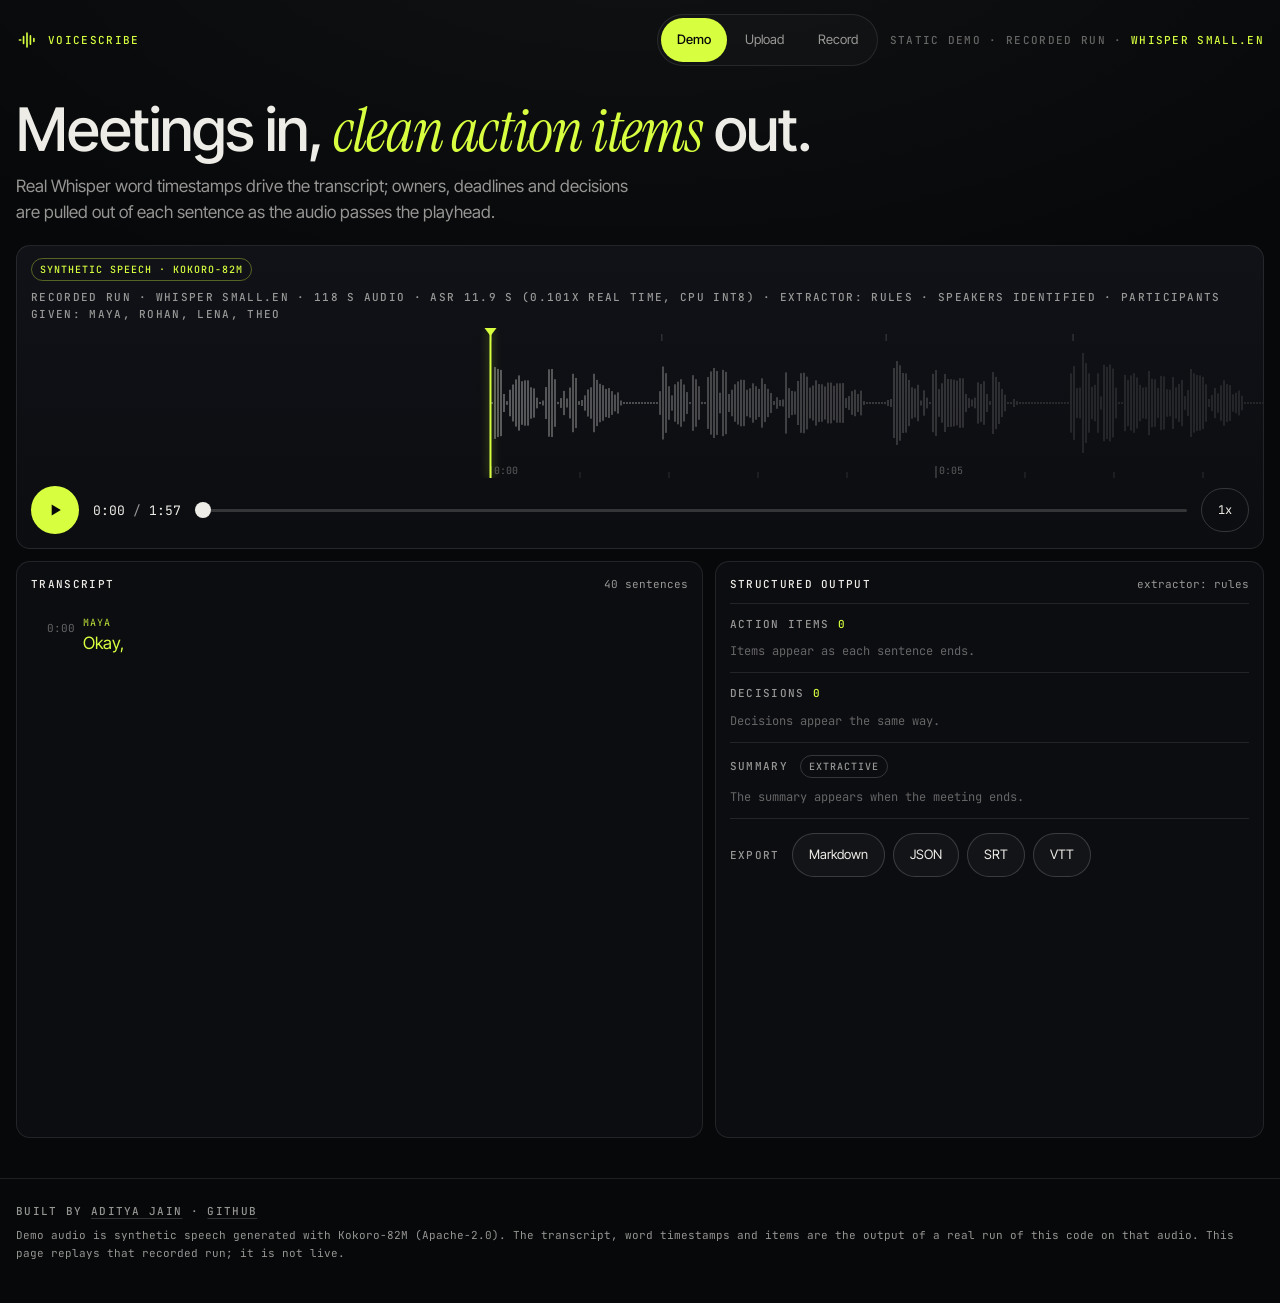
<file: docs/index.html>
<!doctype html>
<html lang="en" data-theme="dark">
<head>
  <meta name="voicescribe-static" content="1">
<meta charset="utf-8">
<meta name="viewport" content="width=device-width, initial-scale=1, viewport-fit=cover">
<title>VoiceScribe · meetings in, clean action items out</title>
<meta name="description" content="Whisper word timestamps and structured action-item extraction, shown on a real audio timeline.">
<meta name="theme-color" content="#07080a">
<link rel="icon" href="data:image/svg+xml,%3Csvg xmlns='http://www.w3.org/2000/svg' viewBox='0 0 32 32'%3E%3Crect width='32' height='32' rx='7' fill='%2307080a'/%3E%3Cpath d='M6 16h2M11 11v10M16 6v20M21 10v12M26 14v4' stroke='%23d7ff3f' stroke-width='2.4' stroke-linecap='round'/%3E%3C/svg%3E">
<link rel="preconnect" href="https://fonts.googleapis.com">
<link rel="preconnect" href="https://fonts.gstatic.com" crossorigin>
<link href="https://fonts.googleapis.com/css2?family=Inter+Tight:wght@400;500;600&family=Instrument+Serif:ital@1&family=JetBrains+Mono:wght@400;500&display=swap" rel="stylesheet">
<link rel="stylesheet" href="style.css">
</head>
<body>
<a class="skip" href="#transcript">Skip to transcript</a>

<header class="top">
  <div class="brand">
    <svg viewBox="0 0 32 32" width="22" height="22" aria-hidden="true"><path d="M5 16h2M11 11v10M16 6v20M21 10v12M26 14v4" stroke="currentColor" stroke-width="2.4" stroke-linecap="round" fill="none"/></svg>
    <span class="mono label">VoiceScribe</span>
  </div>
  <nav class="modes" aria-label="Mode">
    <button class="mode on" data-mode="demo" type="button">Demo</button>
    <button class="mode" data-mode="upload" type="button">Upload</button>
    <button class="mode" data-mode="record" type="button">Record</button>
  </nav>
  <div class="mono label env" id="env" role="status"></div>
</header>

<main>
  <section class="hero">
    <h1>Meetings in, <em>clean action items</em> out.</h1>
    <p class="lede">Real Whisper word timestamps drive the transcript; owners, deadlines and decisions are pulled out of each sentence as the audio passes the playhead.</p>
  </section>

  <section class="stage" aria-label="Audio timeline">
    <div class="stage-top mono label">
      <span id="source-tag" class="tag tag-lime">Synthetic speech · Kokoro-82M</span>
      <span id="run-info" class="muted"></span>
    </div>
    <div class="wave-wrap">
      <canvas id="wave" aria-label="Waveform streaming past the playhead"></canvas>
      <div class="wave-msg mono" id="wave-msg" hidden></div>
    </div>
    <div class="transport" id="transport">
      <button id="play" class="play" type="button" aria-label="Play" disabled>
        <svg class="i-play" viewBox="0 0 24 24" width="20" height="20"><path d="M8 5.5v13l11-6.5z" fill="currentColor"/></svg>
        <svg class="i-pause" viewBox="0 0 24 24" width="20" height="20"><path d="M7 5h4v14H7zM13 5h4v14h-4z" fill="currentColor"/></svg>
      </button>
      <div class="time mono"><span id="t-cur">0:00</span><span class="muted"> / </span><span id="t-dur">0:00</span></div>
      <input id="scrub" type="range" min="0" max="1000" value="0" step="1" aria-label="Seek" disabled>
      <button id="rate" class="rate mono" type="button" aria-label="Playback speed">1x</button>
    </div>
  </section>

  <section class="panel intake" id="intake" hidden>
    <div class="intake-row" id="upload-ui" hidden>
      <label class="file">
        <input type="file" id="file" accept="audio/*,video/webm,.wav,.mp3,.m4a,.ogg,.flac,.webm">
        <span class="btn" id="file-btn">Choose audio file</span>
        <span class="mono muted" id="file-name">no file chosen</span>
      </label>
    </div>
    <div class="intake-row" id="record-ui" hidden>
      <button class="btn rec" id="rec" type="button"><span class="dot"></span><span id="rec-label">Start recording</span></button>
      <canvas id="meter" width="160" height="28" aria-hidden="true"></canvas>
      <span class="mono muted" id="rec-time">0:00</span>
    </div>
    <div class="intake-row fields" id="fields" hidden>
      <label class="field"><span class="mono label">Meeting date</span><input type="date" id="date"></label>
      <label class="field"><span class="mono label">Extractor</span>
        <select id="extractor"><option value="rules">rules (offline)</option><option value="local">rules + local model (owners)</option><option value="openai">openai (needs key)</option><option value="anthropic">anthropic (needs key)</option></select>
      </label>
      <label class="field grow"><span class="mono label">Participants (optional)</span><input type="text" id="participants" placeholder="Ana, Ben, Chloe" maxlength="200" autocomplete="off" autocapitalize="words"></label>
      <label class="check" id="diar-wrap"><input type="checkbox" id="diar"><span>Identify speakers</span></label>
      <button class="btn primary" id="process" type="button" disabled>Transcribe and extract</button>
    </div>
    <div class="pipe" id="pipe" hidden>
      <div class="steps mono"><span data-s="decode">decode</span><i></i><span data-s="transcribe">transcribe</span><i></i><span data-s="diarize">speakers</span><i></i><span data-s="extract">segment + extract</span></div>
      <div class="bar"><div id="pipe-bar"></div></div>
      <div class="mono muted" id="pipe-msg"></div>
    </div>
    <p class="note" id="intake-note"></p>
  </section>

  <div class="cols">
    <section class="panel transcript" aria-label="Transcript">
      <div class="panel-head"><h2 class="mono label">Transcript</h2><span class="mono muted" id="tr-meta"></span></div>
      <div id="transcript" class="tr-scroll" tabindex="0"></div>
    </section>

    <section class="panel items" aria-label="Extracted items">
      <div class="panel-head"><h2 class="mono label">Structured output</h2><span class="mono muted" id="it-meta"></span></div>
      <div class="group">
        <h3 class="mono label sub">Action items <b id="n-act">0</b></h3>
        <ol id="actions" class="cards"></ol>
        <p class="empty mono" id="actions-empty">Items appear as each sentence ends.</p>
      </div>
      <div class="group">
        <h3 class="mono label sub">Decisions <b id="n-dec">0</b></h3>
        <ol id="decisions" class="cards"></ol>
        <p class="empty mono" id="decisions-empty">Decisions appear the same way.</p>
      </div>
      <div class="group">
        <h3 class="mono label sub">Summary <span class="tag" id="sum-kind">extractive</span></h3>
        <p id="summary" class="summary"></p>
        <p class="empty mono" id="summary-empty">The summary appears when the meeting ends.</p>
      </div>
      <div class="exports">
        <span class="mono label">Export</span>
        <button class="btn sm" data-fmt="md" type="button">Markdown</button>
        <button class="btn sm" data-fmt="json" type="button">JSON</button>
        <button class="btn sm" data-fmt="srt" type="button">SRT</button>
        <button class="btn sm" data-fmt="vtt" type="button">VTT</button>
      </div>
    </section>
  </div>
</main>

<footer>
  <div class="mono label">Built by <a href="https://adityajain16.vercel.app" rel="noopener">Aditya Jain</a> · <a href="https://github.com/Aditya2616/VoiceScribe" rel="noopener">GitHub</a></div>
  <div class="mono muted small" id="run-info-m"></div>
  <div class="mono muted small" id="credits">Demo audio is synthetic speech generated with Kokoro-82M (Apache-2.0). Transcript, timestamps and items are the output of a real run of this code. Recorded run, not live.</div>
</footer>

<audio id="audio" preload="auto" playsinline></audio>
<script type="module" src="app.js"></script>
</body>
</html>
</file>
<file: docs/style.css>
:root {
  --void: #07080a;
  --panel: #0c0d11;
  --panel-2: #101217;
  --bone: #edece6;
  --mute: rgba(237, 236, 230, .62);
  --dim: rgba(237, 236, 230, .4);
  --line: rgba(237, 236, 230, .1);
  --line-2: rgba(237, 236, 230, .18);
  --lime: #d7ff3f;
  --lime-rgb: 215 255 63;
  --ember: #ff7a3d;
  --on-lime: #07080a;
  --sans: "Inter Tight", system-ui, -apple-system, "Segoe UI", sans-serif;
  --serif: "Instrument Serif", Georgia, serif;
  --mono: "JetBrains Mono", ui-monospace, Consolas, monospace;
  --ease: cubic-bezier(.19, 1, .22, 1);
  --gutter: 16px;
  color-scheme: dark;
}
* { box-sizing: border-box; }
html { -webkit-text-size-adjust: 100%; text-size-adjust: 100%; }
body {
  margin: 0; background: var(--void); color: var(--bone); font-family: var(--sans); font-size: 16px; line-height: 1.5;
  min-height: 100vh; overflow-x: hidden;
  background-image: radial-gradient(120% 60% at 50% -10%, rgba(255,255,255,.045), transparent 60%);
  padding-bottom: env(safe-area-inset-bottom);
}
a { color: inherit; text-decoration-color: var(--line-2); text-underline-offset: 3px; }
a:hover { text-decoration-color: var(--lime); color: var(--lime); }
button, input, select { font: inherit; color: inherit; }
button { cursor: pointer; }
:focus-visible { outline: 2px solid var(--lime); outline-offset: 2px; }
.skip { position: absolute; left: -999px; top: 0; background: var(--lime); color: var(--on-lime); padding: 8px 12px; z-index: 20; }
.skip:focus { left: 8px; top: 8px; }
.mono { font-family: var(--mono); }
.label { font-size: 11px; letter-spacing: .12em; text-transform: uppercase; font-weight: 500; }
.muted { color: var(--mute); }
.small { font-size: 11px; line-height: 1.6; }
[hidden] { display: none !important; }

/* header */
.top { display: flex; align-items: center; gap: 12px; padding: 14px var(--gutter); max-width: 1280px; margin: 0 auto; flex-wrap: wrap; }
.brand { display: flex; align-items: center; gap: 10px; color: var(--lime); }
.modes { display: flex; gap: 2px; margin-left: auto; padding: 3px; border: 1px solid var(--line); border-radius: 999px; background: rgba(255,255,255,.02); }
.mode { border: 0; background: transparent; color: var(--mute); font-size: 13px; padding: 0 16px; min-height: 44px; min-width: 44px; border-radius: 999px; transition: background .25s var(--ease), color .25s; }
.mode.on { background: var(--lime); color: var(--on-lime); font-weight: 500; }
.mode:not(.on):hover { color: var(--bone); }
.env { color: var(--dim); flex-basis: 100%; order: 3; }
.env b { color: var(--lime); font-weight: 500; }
@media (min-width: 760px) { .env { flex-basis: auto; order: 0; } .modes { margin-left: auto; } }

main { max-width: 1280px; margin: 0 auto; padding: 0 var(--gutter) 40px; }

/* hero */
.hero { padding: 18px 0 20px; max-width: 880px; }
h1 { font-weight: 500; font-size: clamp(30px, 6.4vw, 60px); line-height: 1.04; letter-spacing: -.02em; margin: 0 0 12px; }
h1 em { font-family: var(--serif); font-weight: 400; color: var(--lime); }
.lede { color: var(--mute); margin: 0; max-width: 62ch; font-size: clamp(15px, 2vw, 17px); }

/* stage */
.stage { border: 1px solid var(--line); border-radius: 14px; background: linear-gradient(180deg, var(--panel-2), var(--panel)); overflow: hidden; }
.stage-top { display: flex; justify-content: space-between; align-items: center; gap: 8px; padding: 12px 14px 0; flex-wrap: wrap; }
.tag { display: inline-block; padding: 3px 8px; border: 1px solid var(--line-2); border-radius: 999px; font-size: 10px; letter-spacing: .1em; text-transform: uppercase; font-family: var(--mono); color: var(--mute); }
.tag-lime { color: var(--lime); border-color: rgb(var(--lime-rgb) / .35); }
.wave-wrap { position: relative; height: 150px; margin-top: 6px; }
#wave { position: absolute; inset: 0; width: 100%; height: 100%; display: block; touch-action: pan-y; cursor: ew-resize; }
.wave-msg { position: absolute; inset: 0; display: grid; place-items: center; text-align: center; color: var(--mute); font-size: 12px; padding: 0 20px; pointer-events: none; }
.transport { display: grid; grid-template-columns: 48px auto 1fr auto; align-items: center; gap: 14px; padding: 8px 14px 14px; }
.play { width: 48px; height: 48px; border-radius: 50%; border: 0; background: var(--lime); color: var(--on-lime); display: grid; place-items: center; transition: transform .2s var(--ease), opacity .2s; }
.play:disabled { opacity: .35; cursor: default; }
.play:not(:disabled):active { transform: scale(.94); }
.play .i-pause { display: none; }
.play.playing .i-pause { display: block; }
.play.playing .i-play { display: none; }
.time { font-size: 13px; white-space: nowrap; min-width: 84px; }
.rate { min-width: 48px; min-height: 44px; border: 1px solid var(--line-2); background: transparent; border-radius: 999px; font-size: 12px; }
.rate:hover { border-color: var(--lime); }
input[type=range] { -webkit-appearance: none; appearance: none; width: 100%; height: 44px; background: transparent; margin: 0; cursor: pointer; }
input[type=range]::-webkit-slider-runnable-track { height: 3px; background: linear-gradient(90deg, var(--lime) var(--p, 0%), var(--line-2) var(--p, 0%)); border-radius: 2px; }
input[type=range]::-moz-range-track { height: 3px; background: var(--line-2); border-radius: 2px; }
input[type=range]::-moz-range-progress { height: 3px; background: var(--lime); }
input[type=range]::-webkit-slider-thumb { -webkit-appearance: none; width: 16px; height: 16px; border-radius: 50%; background: var(--bone); margin-top: -6.5px; border: 0; }
input[type=range]::-moz-range-thumb { width: 16px; height: 16px; border-radius: 50%; background: var(--bone); border: 0; }
input[type=range]:disabled { opacity: .4; cursor: default; }

/* buttons, fields */
.btn { display: inline-flex; align-items: center; justify-content: center; gap: 8px; min-height: 44px; padding: 0 18px; border-radius: 999px; border: 1px solid var(--line-2); background: rgba(255,255,255,.03); font-size: 14px; transition: border-color .2s, background .2s, color .2s; }
.btn:hover:not(:disabled) { border-color: var(--lime); color: var(--lime); }
.btn:disabled { opacity: .4; cursor: default; }
.btn.primary { background: var(--lime); color: var(--on-lime); border-color: var(--lime); font-weight: 500; }
.btn.primary:hover:not(:disabled) { color: var(--on-lime); filter: brightness(1.06); }
.btn.sm { min-height: 44px; padding: 0 16px; font-size: 13px; }
.btn.rec .dot { width: 10px; height: 10px; border-radius: 50%; background: var(--ember); }
.btn.rec.on { border-color: var(--ember); }
.btn.rec.on .dot { animation: pulse 1s infinite; }
@keyframes pulse { 50% { opacity: .3; } }
.file input { position: absolute; opacity: 0; width: 1px; height: 1px; }
.file { display: flex; align-items: center; gap: 12px; flex-wrap: wrap; position: relative; }
.field { display: grid; gap: 4px; }
.field.grow { flex: 1 1 200px; min-width: 0; }
.field input, .field select { min-height: 44px; border: 1px solid var(--line-2); background: var(--void); border-radius: 10px; padding: 0 12px; font-size: 16px; }
.check { display: flex; align-items: center; gap: 8px; min-height: 44px; font-size: 14px; }
.check input { width: 20px; height: 20px; accent-color: var(--lime); }
.check.off { opacity: .45; }

/* panels */
.panel { border: 1px solid var(--line); border-radius: 14px; background: var(--panel); padding: 14px; }
.intake { margin-top: 12px; display: grid; gap: 14px; }
.intake-row { display: flex; align-items: flex-end; gap: 14px; flex-wrap: wrap; }
.intake-row.fields > .btn { margin-left: auto; }
#meter { background: var(--void); border: 1px solid var(--line); border-radius: 6px; }
.note { margin: 0; font-size: 13px; color: var(--mute); }
.note.err { color: var(--ember); }
.pipe { display: grid; gap: 8px; }
.steps { display: flex; align-items: center; gap: 8px; font-size: 11px; letter-spacing: .08em; text-transform: uppercase; flex-wrap: wrap; color: var(--dim); }
.steps i { width: 16px; height: 1px; background: var(--line-2); }
.steps span.on { color: var(--lime); }
.steps span.done { color: var(--bone); }
.bar { height: 3px; background: var(--line); border-radius: 2px; overflow: hidden; }
.bar > div { height: 100%; width: 0; background: var(--lime); transition: width .3s var(--ease); }

.cols { display: grid; gap: 12px; margin-top: 12px; grid-template-columns: 1fr; }
@media (min-width: 980px) { .cols { grid-template-columns: minmax(0, 1.25fr) minmax(360px, 1fr); align-items: stretch; } }
.panel-head { display: flex; justify-content: space-between; align-items: baseline; gap: 8px; margin-bottom: 10px; }
.panel-head h2 { margin: 0; color: var(--bone); }
.panel-head span { font-size: 11px; }

/* transcript */
.tr-scroll { position: relative; height: min(46vh, 420px); overflow-y: auto; padding: 4px 6px 40px 0; scroll-behavior: auto; overscroll-behavior: contain; -webkit-overflow-scrolling: touch; mask-image: linear-gradient(180deg, transparent 0, #000 22px, #000 calc(100% - 28px), transparent 100%); }
/* desktop: the transcript panel fills the height of the structured-output column and scrolls inside it */
.transcript { display: flex; flex-direction: column; }
@media (min-width: 980px) { .tr-scroll { height: auto; flex: 1 1 0; min-height: 520px; } }
.sent { display: grid; grid-template-columns: 44px 1fr; gap: 8px; padding: 8px 8px 8px 0; border-radius: 8px; cursor: pointer; position: relative; -webkit-tap-highlight-color: transparent; }
.sent .ts { font-family: var(--mono); font-size: 11px; color: var(--dim); padding-top: 5px; text-align: right; }
.sent .who { font-family: var(--mono); font-size: 10px; letter-spacing: .1em; text-transform: uppercase; color: var(--lime); display: block; margin-bottom: 1px; }
.sent .txt { font-size: 17px; line-height: 1.5; }
.sent .ts, .sent .who { opacity: 0; transition: opacity .22s linear; }
.sent.started .ts, .sent.started .who { opacity: 1; }
.w { opacity: 0; transition: opacity .22s linear, color .2s; display: inline; }
.w.on { opacity: .62; }
.sent.active .w.on { opacity: 1; }
.w.cur { color: var(--lime); opacity: 1; }
.sent.flash { animation: flash 1.4s var(--ease); }
.sent.src .txt { box-shadow: inset 2px 0 0 var(--lime); padding-left: 8px; margin-left: -10px; }
@keyframes flash { 0% { background: rgb(var(--lime-rgb) / .22); } 100% { background: transparent; } }
.tr-empty { color: var(--dim); font-size: 13px; padding: 20px 0; }

/* items */
.group { padding: 12px 0; border-top: 1px solid var(--line); }
.group:first-of-type { border-top: 0; padding-top: 0; }
.sub { margin: 0 0 10px; color: var(--mute); display: flex; align-items: center; gap: 8px; }
.sub b { font-weight: 500; color: var(--lime); }
.cards { list-style: none; padding: 0; margin: 0; display: grid; gap: 8px; }
.card { display: grid; gap: 8px; padding: 12px; border: 1px solid var(--line-2); border-radius: 10px; background: var(--panel-2); cursor: pointer; text-align: left; width: 100%; -webkit-tap-highlight-color: transparent; will-change: transform, opacity; }
.card:hover { border-color: rgb(var(--lime-rgb) / .5); }
.card[hidden] { display: none; }
.card .head { display: flex; align-items: center; gap: 8px; flex-wrap: wrap; }
.chip { font-family: var(--mono); font-size: 11px; padding: 3px 9px; border-radius: 999px; border: 1px solid rgb(var(--lime-rgb) / .45); color: var(--lime); }
.chip.none { border-color: var(--line-2); color: var(--dim); }
.chip.time { border-color: var(--line-2); color: var(--mute); margin-left: auto; }
.card .task { font-size: 16px; line-height: 1.35; font-weight: 500; }
.card .due { font-family: var(--mono); font-size: 12px; color: var(--bone); display: flex; gap: 8px; flex-wrap: wrap; align-items: baseline; }
.card .due .phrase { color: var(--dim); }
.card .due.none { color: var(--dim); }
.card .meth { font-family: var(--mono); font-size: 10px; letter-spacing: .1em; text-transform: uppercase; color: var(--dim); }
.card.dec .task { font-weight: 400; }
.empty { margin: 0; font-size: 12px; color: var(--dim); }
.summary { margin: 0; font-size: 15px; color: var(--bone); }
.group .tag { margin-left: 4px; }
.exports { display: flex; align-items: center; gap: 8px; flex-wrap: wrap; padding-top: 14px; border-top: 1px solid var(--line); }
.exports .label { color: var(--mute); margin-right: 4px; }

footer { max-width: 1280px; margin: 0 auto; padding: 24px var(--gutter) 40px; display: grid; gap: 8px; border-top: 1px solid var(--line); }
footer .label { color: var(--mute); }
#run-info-m { display: none; }

/* phone */
@media (max-width: 759px) {
  .wave-wrap { height: 112px; }
  .transport { grid-template-columns: 48px auto 1fr; gap: 10px; }
  .rate { grid-column: auto; }
  .transport .rate { display: none; }
  .intake-row.fields > .btn { margin-left: 0; width: 100%; }
  .sent .txt { font-size: 16px; }
  .sent { grid-template-columns: 36px 1fr; }
  /* thumb-reachable transport: pinned to the bottom while the stage scrolls away */
  .stage { position: sticky; top: 0; z-index: 5; border-radius: 0 0 14px 14px; margin: 0 calc(-1 * var(--gutter)); border-left: 0; border-right: 0; background: var(--panel-2); }
  .transport { position: fixed; left: 0; right: 0; bottom: 0; z-index: 10; background: var(--panel); border-top: 1px solid var(--line-2); padding: 8px var(--gutter) calc(8px + env(safe-area-inset-bottom)); grid-template-columns: 48px auto 1fr auto; }
  .transport .rate { display: inline-flex; align-items: center; justify-content: center; }
  main { padding-bottom: 110px; }
  .transcript { scroll-margin-top: calc(var(--stage-h, 300px) + 8px); }
  .tr-scroll { height: max(200px, calc(100dvh - var(--stage-h, 300px) - var(--bar-h, 72px) - 76px)); padding-bottom: 28px; }
  footer { padding-bottom: 110px; }
  .stage-top { padding-top: 10px; }
  #run-info { display: none; }
  #run-info-m { display: block; }
}
@media (prefers-reduced-motion: reduce) {
  .w, .btn, .mode, .play, .bar > div, .sent .ts, .sent .who { transition: none; }
  .sent.flash { animation: none; background: rgb(var(--lime-rgb) / .14); }
  .btn.rec.on .dot { animation: none; }
}
</file>
